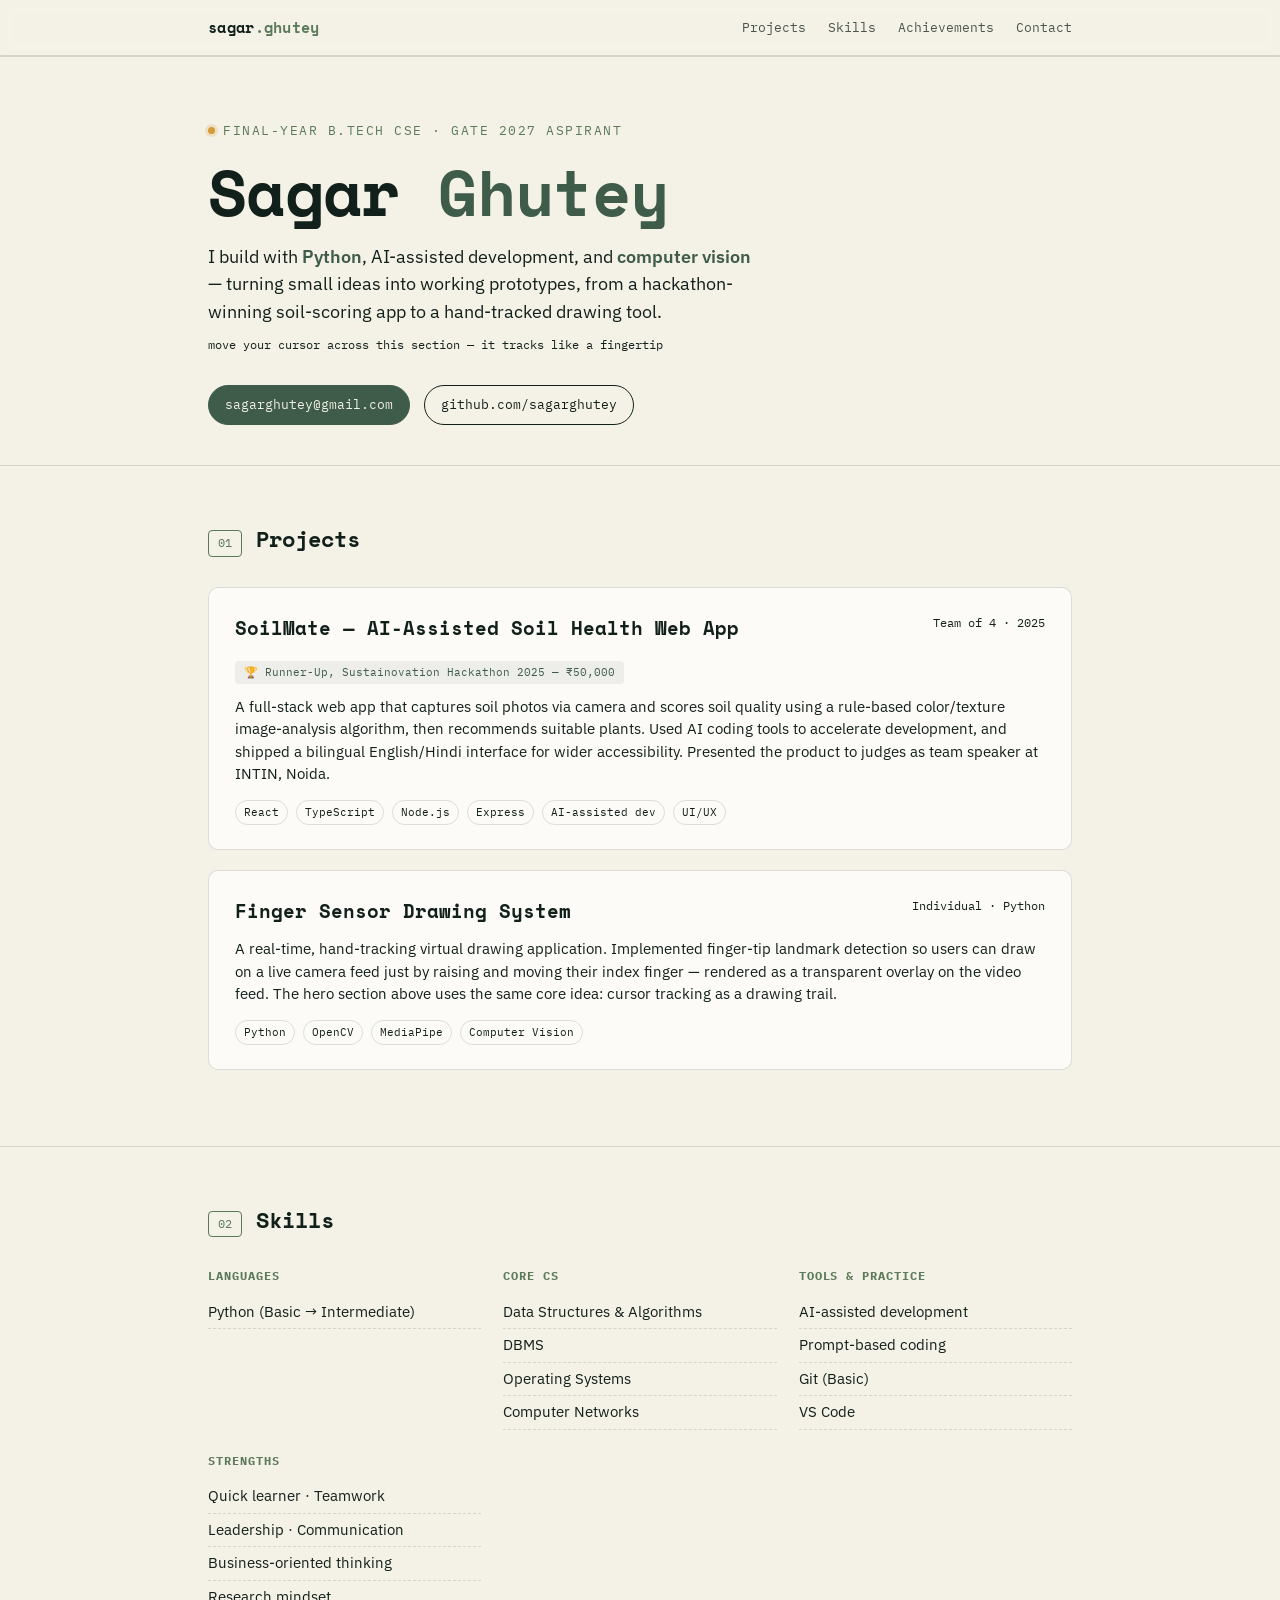
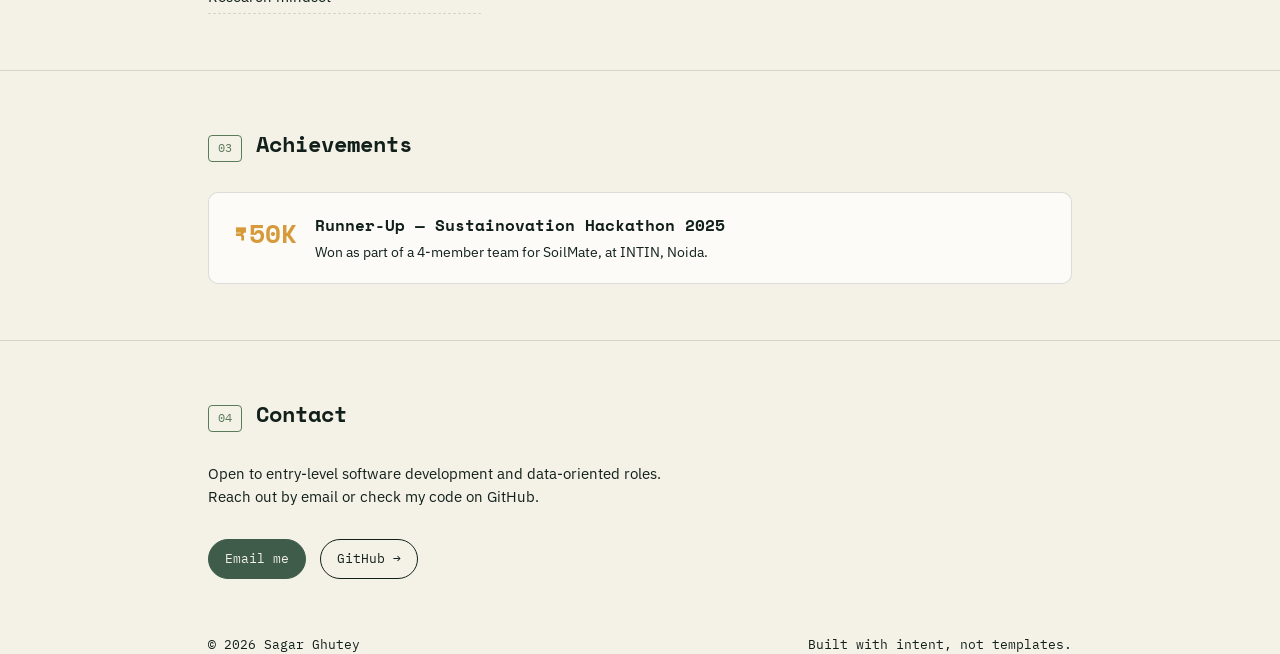
<file: Index.html>
<!DOCTYPE html>
<html lang="en">
<head>
<meta charset="UTF-8">
<meta name="viewport" content="width=device-width, initial-scale=1.0">
<title>Sagar Ghutey — Portfolio</title>
<link rel="preconnect" href="https://fonts.googleapis.com">
<link href="https://fonts.googleapis.com/css2?family=Space+Mono:wght@400;700&family=IBM+Plex+Sans:wght@400;500;600&family=IBM+Plex+Mono:wght@400;500&display=swap" rel="stylesheet">
<style>
  :root{
    --ink:#12201b;
    --paper:#f4f1e6;
    --moss:#3f5c4a;
    --moss-2:#5b7a5a;
    --amber:#d69a3a;
    --line:#12201b22;
    --card:#ffffffb0;
  }
  *{box-sizing:border-box; margin:0; padding:0;}
  html{scroll-behavior:smooth;}
  body{
    background:var(--paper);
    color:var(--ink);
    font-family:'IBM Plex Sans', sans-serif;
    line-height:1.55;
    -webkit-font-smoothing:antialiased;
  }
  ::selection{background:var(--amber); color:var(--ink);}

  a{color:inherit;}

  .wrap{max-width:920px; margin:0 auto; padding:0 28px;}

  /* ---- Nav ---- */
  header.nav{
    position:sticky; top:0; z-index:50;
    background:var(--paper)ee;
    backdrop-filter:blur(6px);
    border-bottom:1px solid var(--line);
  }
  .nav-inner{
    max-width:920px; margin:0 auto; padding:16px 28px;
    display:flex; justify-content:space-between; align-items:center;
  }
  .nav-inner .mark{
    font-family:'Space Mono', monospace; font-weight:700; font-size:15px;
    letter-spacing:0.02em;
  }
  .nav-inner .mark span{color:var(--moss-2);}
  .nav-links{display:flex; gap:22px; font-family:'IBM Plex Mono', monospace; font-size:13px;}
  .nav-links a{text-decoration:none; opacity:0.75; transition:opacity .2s;}
  .nav-links a:hover{opacity:1;}

  /* ---- Hero ---- */
  .hero{
    position:relative;
    padding:64px 0 40px;
    overflow:hidden;
  }
  #trailCanvas{
    position:absolute; inset:0; width:100%; height:100%;
    pointer-events:none;
  }
  .hero-inner{position:relative; z-index:2;}
  .eyebrow{
    font-family:'IBM Plex Mono', monospace;
    font-size:12.5px; letter-spacing:0.12em; text-transform:uppercase;
    color:var(--moss-2);
    display:flex; align-items:center; gap:8px;
    margin-bottom:18px;
  }
  .eyebrow::before{
    content:''; width:7px; height:7px; border-radius:50%;
    background:var(--amber); display:inline-block;
    box-shadow:0 0 0 3px #d69a3a33;
  }
  h1.name{
    font-family:'Space Mono', monospace;
    font-weight:700;
    font-size:clamp(38px, 7vw, 64px);
    line-height:1.03;
    letter-spacing:-0.01em;
  }
  h1.name .last{color:var(--moss);}
  .role-line{
    margin-top:18px;
    font-size:18px;
    max-width:560px;
    color:var(--ink)cc;
  }
  .role-line strong{color:var(--moss); font-weight:600;}
  .hero-hint{
    margin-top:10px;
    font-family:'IBM Plex Mono', monospace;
    font-size:12px;
    color:var(--ink)77;
  }
  .contact-row{
    margin-top:30px;
    display:flex; gap:14px; flex-wrap:wrap;
  }
  .pill{
    font-family:'IBM Plex Mono', monospace; font-size:13px;
    padding:9px 16px; border:1px solid var(--ink);
    border-radius:100px; text-decoration:none;
    transition:background .2s, color .2s;
  }
  .pill:hover{background:var(--ink); color:var(--paper);}
  .pill.solid{background:var(--moss); border-color:var(--moss); color:var(--paper);}
  .pill.solid:hover{background:var(--ink); border-color:var(--ink);}

  /* ---- Section shell ---- */
  section{padding:56px 0; border-top:1px solid var(--line);}
  .section-head{
    display:flex; align-items:baseline; gap:14px;
    margin-bottom:30px;
  }
  .section-head .tag{
    font-family:'IBM Plex Mono', monospace;
    font-size:12px; color:var(--moss-2);
    border:1px solid var(--moss-2);
    padding:3px 9px; border-radius:4px;
  }
  .section-head h2{
    font-family:'Space Mono', monospace;
    font-size:22px; font-weight:700;
  }

  /* ---- Projects ---- */
  .project{
    background:var(--card);
    border:1px solid var(--line);
    border-radius:10px;
    padding:26px 26px 24px;
    margin-bottom:20px;
  }
  .project-top{
    display:flex; justify-content:space-between; align-items:flex-start;
    gap:16px; flex-wrap:wrap; margin-bottom:10px;
  }
  .project h3{
    font-family:'Space Mono', monospace;
    font-size:19px;
  }
  .project .meta{
    font-family:'IBM Plex Mono', monospace;
    font-size:11.5px; color:var(--ink)88;
    white-space:nowrap;
  }
  .project .badge{
    display:inline-block; margin-top:8px;
    font-family:'IBM Plex Mono', monospace; font-size:11px;
    background:#3f5c4a14; color:var(--moss);
    padding:3px 9px; border-radius:4px;
  }
  .project p{margin-top:12px; font-size:14.5px; color:var(--ink)dd;}
  .stack{
    margin-top:14px; display:flex; gap:8px; flex-wrap:wrap;
  }
  .stack span{
    font-family:'IBM Plex Mono', monospace; font-size:11px;
    border:1px solid var(--line); padding:3px 8px; border-radius:100px;
    color:var(--ink)aa;
  }

  /* ---- Skills ---- */
  .skill-grid{
    display:grid; grid-template-columns:repeat(auto-fit, minmax(200px,1fr));
    gap:22px;
  }
  .skill-group h4{
    font-family:'IBM Plex Mono', monospace; font-size:12px;
    text-transform:uppercase; letter-spacing:0.08em; color:var(--moss-2);
    margin-bottom:10px;
  }
  .skill-group ul{list-style:none;}
  .skill-group li{
    font-size:14.5px; padding:5px 0; border-bottom:1px dashed var(--line);
  }

  /* ---- Achievements ---- */
  .achieve{
    display:flex; gap:18px; align-items:flex-start;
    background:var(--card); border:1px solid var(--line);
    border-radius:10px; padding:20px 24px;
  }
  .achieve .num{
    font-family:'Space Mono', monospace; font-weight:700; font-size:26px;
    color:var(--amber);
  }
  .achieve h3{font-family:'Space Mono', monospace; font-size:16px; margin-bottom:4px;}
  .achieve p{font-size:14px; color:var(--ink)cc;}

  /* ---- Footer ---- */
  footer{
    padding:40px 0 60px;
    font-family:'IBM Plex Mono', monospace;
    font-size:12.5px; color:var(--ink)88;
    display:flex; justify-content:space-between; flex-wrap:wrap; gap:10px;
  }

  @media (max-width:600px){
    .nav-links{display:none;}
    .achieve{flex-direction:column; gap:6px;}
  }

  /* ---- Animations ---- */
  @keyframes riseIn{
    from{opacity:0; transform:translateY(22px);}
    to{opacity:1; transform:translateY(0);}
  }
  .eyebrow, h1.name, .role-line, .hero-hint, .contact-row{
    opacity:0;
    animation:riseIn .7s cubic-bezier(.16,.9,.35,1) forwards;
  }
  .eyebrow{animation-delay:.05s;}
  h1.name{animation-delay:.15s;}
  .role-line{animation-delay:.32s;}
  .hero-hint{animation-delay:.42s;}
  .contact-row{animation-delay:.5s;}

  .reveal{
    opacity:0;
    transform:translateY(28px);
    transition:opacity .7s cubic-bezier(.16,.9,.35,1), transform .7s cubic-bezier(.16,.9,.35,1);
  }
  .reveal.in{opacity:1; transform:translateY(0);}

  .section-head .tag{transition:background .35s ease, color .35s ease;}
  .reveal.in .section-head .tag{
    animation:tagPulse .9s ease .1s;
  }
  @keyframes tagPulse{
    0%{background:var(--amber); color:var(--paper); border-color:var(--amber);}
    100%{background:transparent; color:var(--moss-2); border-color:var(--moss-2);}
  }

  .project{
    transition:transform .35s cubic-bezier(.16,.9,.35,1), box-shadow .35s ease, border-color .35s ease;
  }
  .project:hover{
    transform:translateY(-4px);
    box-shadow:0 14px 30px -18px #12201b55;
    border-color:var(--moss-2);
  }
  .project .badge{
    transition:transform .25s ease;
  }
  .project:hover .badge{ transform:translateY(-1px) scale(1.03); }

  .stack span{ transition:background .25s ease, color .25s ease, border-color .25s ease; }
  .project:hover .stack span{
    border-color:var(--moss-2);
  }

  .pill{ position:relative; overflow:hidden; }
  .pill::after{
    content:''; position:absolute; inset:0;
    background:var(--ink); transform:translateX(-101%);
    transition:transform .3s cubic-bezier(.16,.9,.35,1);
    z-index:-1;
  }

  .achieve{ transition:transform .3s ease, box-shadow .3s ease; }
  .achieve:hover{ transform:translateY(-3px); box-shadow:0 14px 30px -18px #12201b55; }
  .achieve .num{
    display:inline-block;
    animation:numPop .6s cubic-bezier(.34,1.56,.64,1) both;
  }
  .reveal.in .achieve .num{ animation-play-state:running; }
  @keyframes numPop{
    0%{transform:scale(.6); opacity:0;}
    100%{transform:scale(1); opacity:1;}
  }

  .skill-group{
    opacity:0; transform:translateY(16px);
    transition:opacity .55s ease, transform .55s ease;
  }
  .skill-group.in{opacity:1; transform:translateY(0);}

  .nav-links a{ position:relative; }
  .nav-links a::after{
    content:''; position:absolute; left:0; bottom:-4px;
    width:0; height:1px; background:var(--moss-2);
    transition:width .25s ease;
  }
  .nav-links a:hover::after{ width:100%; }

  @media (prefers-reduced-motion: reduce){
    *{animation:none !important; transition:none !important;}
    .reveal, .skill-group, .eyebrow, h1.name, .role-line, .hero-hint, .contact-row{opacity:1 !important; transform:none !important;}
  }
</style>
</head>
<body>

<header class="nav">
  <div class="nav-inner">
    <div class="mark">sagar<span>.ghutey</span></div>
    <nav class="nav-links">
      <a href="#projects">Projects</a>
      <a href="#skills">Skills</a>
      <a href="#achievements">Achievements</a>
      <a href="#contact">Contact</a>
    </nav>
  </div>
</header>

<section class="hero">
  <canvas id="trailCanvas"></canvas>
  <div class="wrap hero-inner">
    <div class="eyebrow">Final-year B.Tech CSE · GATE 2027 aspirant</div>
    <h1 class="name">Sagar <span class="last">Ghutey</span></h1>
    <p class="role-line">I build with <strong>Python</strong>, AI-assisted development, and <strong>computer vision</strong> — turning small ideas into working prototypes, from a hackathon-winning soil-scoring app to a hand-tracked drawing tool.</p>
    <p class="hero-hint">move your cursor across this section — it tracks like a fingertip</p>
    <div class="contact-row">
      <a class="pill solid" href="mailto:sagarghutey@gmail.com">sagarghutey@gmail.com</a>
      <a class="pill" href="https://github.com/sagarghutey" target="_blank" rel="noopener">github.com/sagarghutey</a>
    </div>
  </div>
</section>

<section id="projects">
  <div class="wrap">
    <div class="section-head reveal">
      <span class="tag">01</span>
      <h2>Projects</h2>
    </div>

    <div class="project reveal">
      <div class="project-top">
        <h3>SoilMate — AI-Assisted Soil Health Web App</h3>
        <span class="meta">Team of 4 · 2025</span>
      </div>
      <span class="badge">🏆 Runner-Up, Sustainovation Hackathon 2025 — ₹50,000</span>
      <p>A full-stack web app that captures soil photos via camera and scores soil quality using a rule-based color/texture image-analysis algorithm, then recommends suitable plants. Used AI coding tools to accelerate development, and shipped a bilingual English/Hindi interface for wider accessibility. Presented the product to judges as team speaker at INTIN, Noida.</p>
      <div class="stack">
        <span>React</span><span>TypeScript</span><span>Node.js</span><span>Express</span><span>AI-assisted dev</span><span>UI/UX</span>
      </div>
    </div>

    <div class="project reveal">
      <div class="project-top">
        <h3>Finger Sensor Drawing System</h3>
        <span class="meta">Individual · Python</span>
      </div>
      <p>A real-time, hand-tracking virtual drawing application. Implemented finger-tip landmark detection so users can draw on a live camera feed just by raising and moving their index finger — rendered as a transparent overlay on the video feed. The hero section above uses the same core idea: cursor tracking as a drawing trail.</p>
      <div class="stack">
        <span>Python</span><span>OpenCV</span><span>MediaPipe</span><span>Computer Vision</span>
      </div>
    </div>
  </div>
</section>

<section id="skills">
  <div class="wrap">
    <div class="section-head reveal">
      <span class="tag">02</span>
      <h2>Skills</h2>
    </div>
    <div class="skill-grid">
      <div class="skill-group">
        <h4>Languages</h4>
        <ul><li>Python (Basic → Intermediate)</li></ul>
      </div>
      <div class="skill-group">
        <h4>Core CS</h4>
        <ul>
          <li>Data Structures & Algorithms</li>
          <li>DBMS</li>
          <li>Operating Systems</li>
          <li>Computer Networks</li>
        </ul>
      </div>
      <div class="skill-group">
        <h4>Tools & Practice</h4>
        <ul>
          <li>AI-assisted development</li>
          <li>Prompt-based coding</li>
          <li>Git (Basic)</li>
          <li>VS Code</li>
        </ul>
      </div>
      <div class="skill-group">
        <h4>Strengths</h4>
        <ul>
          <li>Quick learner · Teamwork</li>
          <li>Leadership · Communication</li>
          <li>Business-oriented thinking</li>
          <li>Research mindset</li>
        </ul>
      </div>
    </div>
  </div>
</section>

<section id="achievements">
  <div class="wrap">
    <div class="section-head reveal">
      <span class="tag">03</span>
      <h2>Achievements</h2>
    </div>
    <div class="achieve reveal">
      <div class="num">₹50K</div>
      <div>
        <h3>Runner-Up — Sustainovation Hackathon 2025</h3>
        <p>Won as part of a 4-member team for SoilMate, at INTIN, Noida.</p>
      </div>
    </div>
  </div>
</section>

<section id="contact">
  <div class="wrap">
    <div class="section-head reveal">
      <span class="tag">04</span>
      <h2>Contact</h2>
    </div>
    <p class="reveal" style="max-width:480px; font-size:15px; margin-bottom:20px;">Open to entry-level software development and data-oriented roles. Reach out by email or check my code on GitHub.</p>
    <div class="contact-row reveal">
      <a class="pill solid" href="mailto:sagarghutey@gmail.com">Email me</a>
      <a class="pill" href="https://github.com/sagarghutey" target="_blank" rel="noopener">GitHub →</a>
    </div>
  </div>
</section>

<footer class="wrap">
  <span>© 2026 Sagar Ghutey</span>
  <span>Built with intent, not templates.</span>
</footer>

<script>
(function(){
  const canvas = document.getElementById('trailCanvas');
  const ctx = canvas.getContext('2d');
  const hero = document.querySelector('.hero');
  let w, h, dpr = Math.min(window.devicePixelRatio || 1, 2);

  function resize(){
    w = hero.clientWidth; h = hero.clientHeight;
    canvas.width = w * dpr; canvas.height = h * dpr;
    canvas.style.width = w + 'px'; canvas.style.height = h + 'px';
    ctx.setTransform(dpr,0,0,dpr,0,0);
  }
  resize();
  window.addEventListener('resize', resize);

  let points = [];
  const MAX_POINTS = 26;
  let mouse = null;
  let idle = true;

  hero.addEventListener('mousemove', e=>{
    const rect = hero.getBoundingClientRect();
    mouse = {x: e.clientX - rect.left, y: e.clientY - rect.top};
    idle = false;
  });
  hero.addEventListener('mouseleave', ()=>{ mouse = null; });

  function drawLandmark(x, y, r, alpha){
    ctx.beginPath();
    ctx.arc(x, y, r, 0, Math.PI*2);
    ctx.fillStyle = `rgba(214,154,58,${alpha})`;
    ctx.fill();
  }

  function tick(){
    ctx.clearRect(0,0,w,h);

    if(mouse){
      points.push({x: mouse.x, y: mouse.y});
      if(points.length > MAX_POINTS) points.shift();
    } else if(points.length){
      points.shift();
    }

    if(points.length > 1){
      ctx.lineJoin = 'round';
      ctx.lineCap = 'round';
      for(let i=1;i<points.length;i++){
        const p0 = points[i-1], p1 = points[i];
        const alpha = (i/points.length) * 0.55;
        ctx.beginPath();
        ctx.moveTo(p0.x, p0.y);
        ctx.lineTo(p1.x, p1.y);
        ctx.strokeStyle = `rgba(63,92,74,${alpha})`;
        ctx.lineWidth = (i/points.length) * 3.2;
        ctx.stroke();
      }
      const tip = points[points.length-1];
      drawLandmark(tip.x, tip.y, 5, 0.85);
      if(points.length > 4){
        const knuckle = points[points.length-5];
        drawLandmark(knuckle.x, knuckle.y, 3, 0.4);
      }
    }
    requestAnimationFrame(tick);
  }
  tick();
})();

// Scroll reveal
(function(){
  const targets = document.querySelectorAll('.reveal, .skill-group');
  const io = new IntersectionObserver((entries)=>{
    entries.forEach((entry, i)=>{
      if(entry.isIntersecting){
        setTimeout(()=> entry.target.classList.add('in'), i*60);
        io.unobserve(entry.target);
      }
    });
  }, { threshold: 0.15, rootMargin: '0px 0px -40px 0px' });
  targets.forEach(t=> io.observe(t));
})();
</script>

</body>
</html>
</file>
